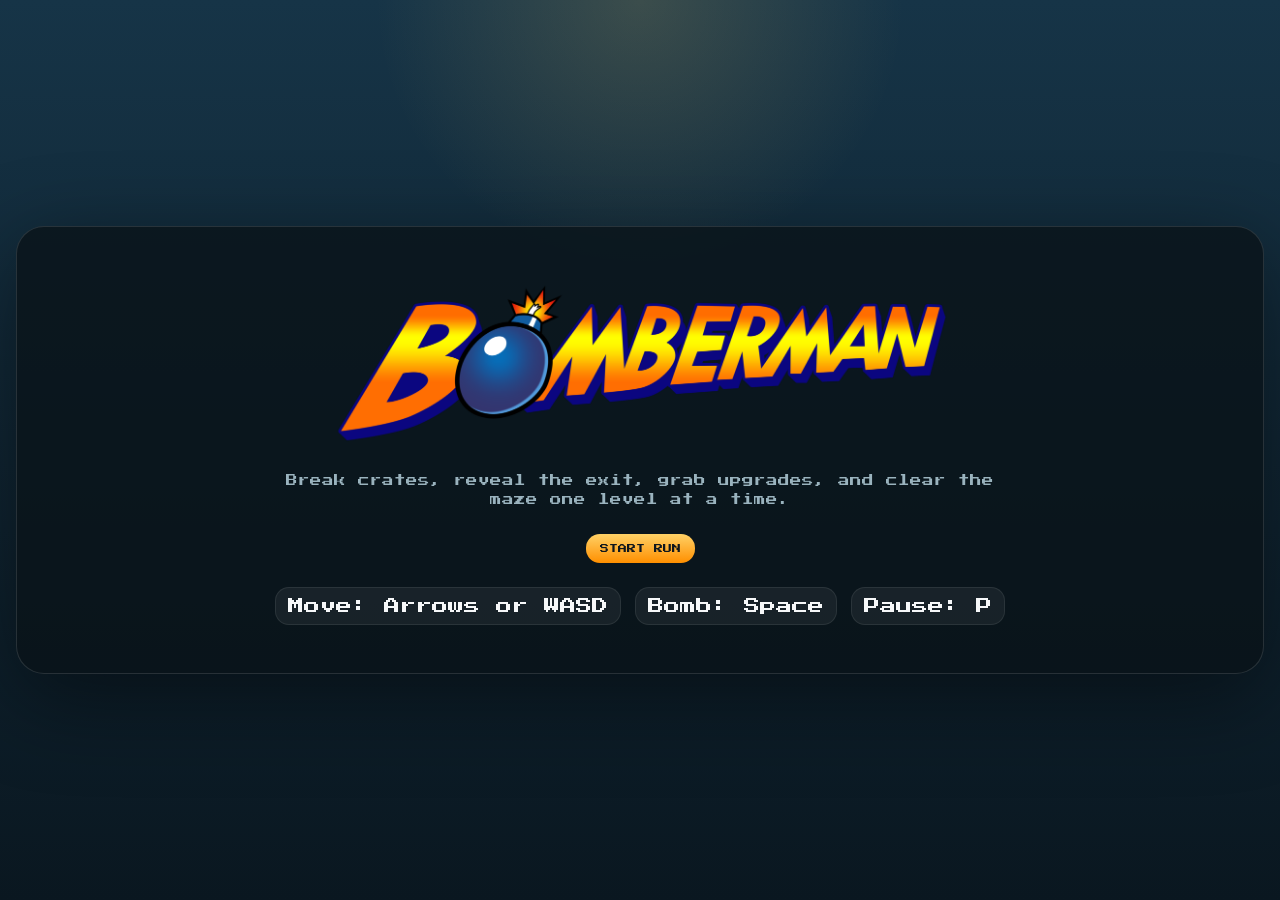
<file: index.html>
<!DOCTYPE html>
<html lang="en">
  <head>
    <meta charset="UTF-8" />
    <meta name="viewport" content="width=device-width, initial-scale=1.0" />
    <meta http-equiv="X-UA-Compatible" content="ie=edge" />
    <link rel="stylesheet" href="styles/styles.css" />
    <style>
      @import url('https://fonts.googleapis.com/css?family=Press+Start+2P');
    </style>
    <title>Bomberman - by Oriol Carbó</title>
  </head>
  <body class="app-shell">
    <main class="layout">
      <section class="hero-screen" id="startScreen">
        <img
          class="hero-screen__logo"
          src="images/bombermanTitle.png"
          alt="Bomberman title"
        />
        <p class="hero-screen__copy">
          Break crates, reveal the exit, grab upgrades, and clear the maze one
          level at a time.
        </p>
        <button class="button button--primary" id="startButton">Start run</button>
        <div class="hero-screen__tips">
          <span>Move: Arrows or WASD</span>
          <span>Bomb: Space</span>
          <span>Pause: P</span>
        </div>
      </section>

      <section class="game-screen" id="gameScreen" hidden>
        <header class="hud">
          <div class="hud__cluster">
            <article class="hud-chip">
              <span class="hud-chip__label">Score</span>
              <strong id="hudScore">0</strong>
            </article>
            <article class="hud-chip">
              <span class="hud-chip__label">Level</span>
              <strong id="hudLevel">1</strong>
            </article>
            <article class="hud-chip">
              <span class="hud-chip__label">Continues</span>
              <strong id="hudContinues">3</strong>
            </article>
            <article class="hud-chip">
              <span class="hud-chip__label">Bombs</span>
              <strong id="hudBombs">0/1</strong>
            </article>
            <article class="hud-chip">
              <span class="hud-chip__label">Fire</span>
              <strong id="hudRange">1</strong>
            </article>
            <article class="hud-chip">
              <span class="hud-chip__label">Enemies</span>
              <strong id="hudEnemies">0</strong>
            </article>
          </div>
          <div class="hud__actions">
            <span class="hud-status" id="hudStatus">Ready</span>
            <button class="button button--secondary" id="soundButton" aria-pressed="true">Sound: on</button>
            <button class="button button--secondary" id="pauseButton">Pause</button>
          </div>
        </header>

        <section class="board-wrap">
          <p class="board-caption">
            Clear enemies, break crates, reveal the exit.
          </p>
          <canvas id="bomberman" width="750" height="650"></canvas>
          <div class="overlay" id="overlay" hidden>
            <div class="overlay__panel">
              <h2 id="overlayTitle">Paused</h2>
              <p id="overlayMessage"></p>
              <div class="overlay__actions">
                <button class="button button--primary" id="overlayPrimary">
                  Continue
                </button>
                <button class="button button--secondary" id="overlaySecondary">
                  Restart
                </button>
              </div>
            </div>
          </div>
        </section>
      </section>
    </main>

    <script src="assets.js"></script>
    <script src="level-state.js"></script>
    <script src="player.js"></script>
    <script src="enemy.js"></script>
    <script src="bomb-system.js"></script>
    <script src="input-manager.js"></script>
    <script src="hud-controller.js"></script>
    <script src="board-textures.js"></script>
    <script src="renderer.js"></script>
    <script src="sound-system.js"></script>
    <script src="game.js"></script>
    <script src="main.js"></script>
  </body>
</html>
</file>
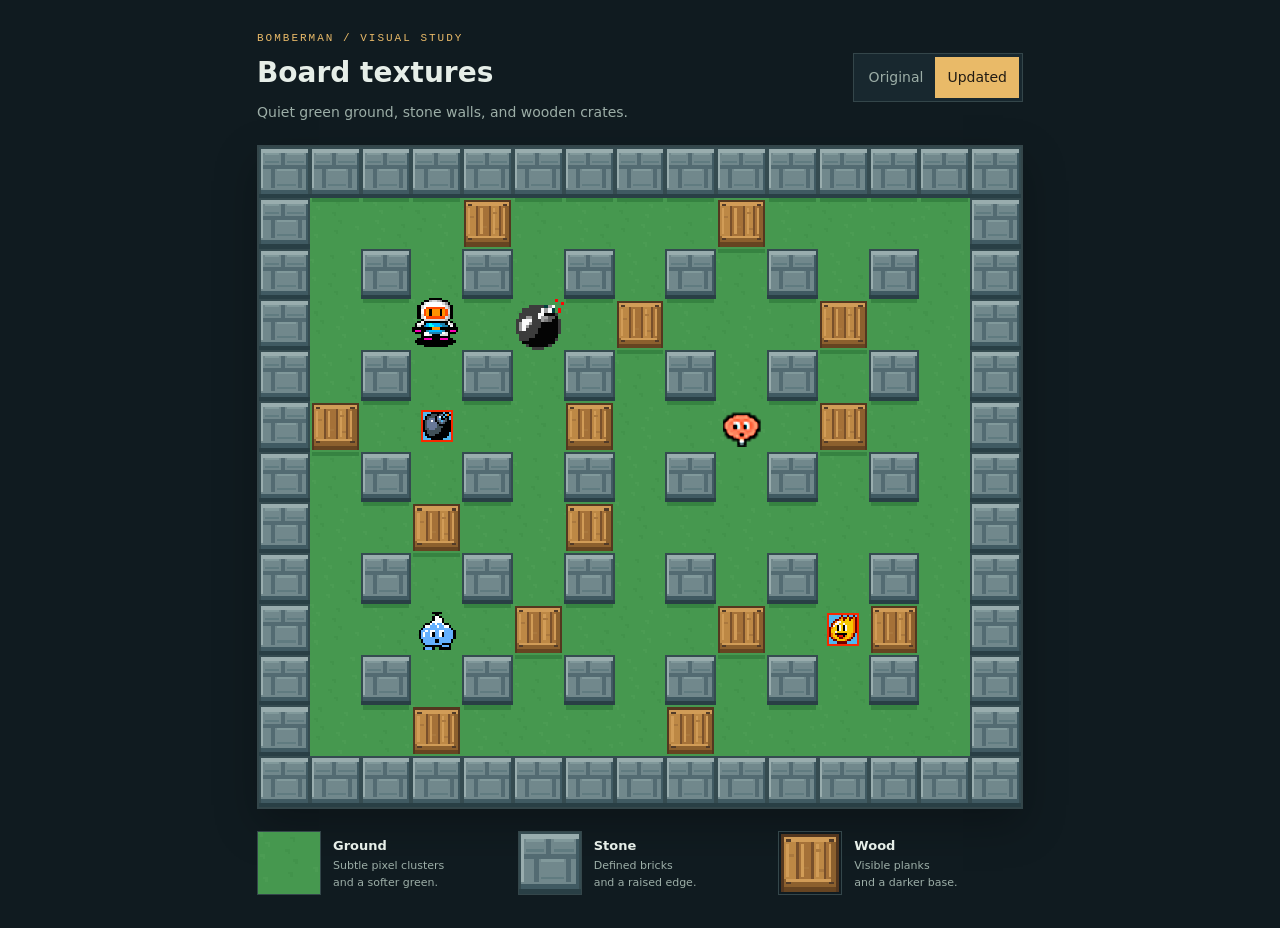
<file: visual-preview/index.html>
<!doctype html>
<html lang="en">
<head>
  <meta charset="utf-8" />
  <meta name="viewport" content="width=device-width, initial-scale=1" />
  <title>Bomberman · Board texture study</title>
  <link rel="stylesheet" href="preview.css" />
</head>
<body>
  <main>
    <header>
      <div>
        <p class="eyebrow">BOMBERMAN / VISUAL STUDY</p>
        <h1>Board textures</h1>
        <p class="intro">Quiet green ground, stone walls, and wooden crates.</p>
      </div>
      <div class="comparison" aria-label="Compare board textures">
        <button id="current" aria-pressed="false">Original</button>
        <button id="proposed" aria-pressed="true">Updated</button>
      </div>
    </header>
    <section class="board" aria-label="Board preview">
      <canvas id="board" width="750" height="650" aria-label="Bomberman board with player, balloons, bomb, and upgrades"></canvas>
    </section>
    <footer>
      <div class="material"><canvas id="ground" width="100" height="100" aria-label="Ground texture"></canvas><div><h2>Ground</h2><p>Subtle pixel clusters<br>and a softer green.</p></div></div>
      <div class="material"><canvas id="stone" width="100" height="100" aria-label="Stone wall texture"></canvas><div><h2>Stone</h2><p>Defined bricks<br>and a raised edge.</p></div></div>
      <div class="material"><canvas id="wood" width="100" height="100" aria-label="Wooden crate texture"></canvas><div><h2>Wood</h2><p>Visible planks<br>and a darker base.</p></div></div>
    </footer>
  </main>
  <script src="../assets.js"></script>
  <script src="../level-state.js"></script>
  <script src="../player.js"></script>
  <script src="../enemy.js"></script>
  <script src="../bomb-system.js"></script>
  <script src="../board-textures.js"></script>
    <script src="../renderer.js"></script>
  <script src="preview.js"></script>
</body>
</html>
</file>
<file: styles/styles.css>
:root {
  --bg-top: #163447;
  --bg-bottom: #0a1720;
  --panel: rgba(9, 18, 24, 0.78);
  --panel-strong: rgba(7, 12, 17, 0.92);
  --border: rgba(255, 255, 255, 0.12);
  --text-main: #f6f8f9;
  --text-muted: #9ab3be;
  --accent: #ffd166;
  --accent-strong: #ff8f00;
  --danger: #ff6b6b;
  --shadow: 0 24px 90px rgba(0, 0, 0, 0.45);
}

* {
  box-sizing: border-box;
}

[hidden] {
  display: none !important;
}

html,
body {
  margin: 0;
  min-height: 100%;
}

body {
  font-family: 'Press Start 2P', monospace;
  color: var(--text-main);
  background:
    radial-gradient(circle at top, rgba(255, 209, 102, 0.16), transparent 24%),
    linear-gradient(180deg, var(--bg-top) 0%, var(--bg-bottom) 100%);
}

button,
canvas {
  font: inherit;
}

.app-shell {
  min-height: 100vh;
  display: grid;
  place-items: center;
  padding: 16px;
}

.layout {
  width: min(1320px, 100%);
}

.hero-screen {
  display: grid;
  gap: 24px;
  justify-items: center;
  padding: 48px 32px;
  background: var(--panel);
  border: 1px solid var(--border);
  border-radius: 28px;
  box-shadow: var(--shadow);
}

.hero-screen__logo {
  width: min(620px, 100%);
  height: auto;
}

.hero-screen__copy {
  max-width: 720px;
  margin: 0;
  font-size: 0.72rem;
  line-height: 1.7;
  text-align: center;
  color: var(--text-muted);
}

.hero-screen__tips {
  display: flex;
  flex-wrap: wrap;
  gap: 14px;
  justify-content: center;
}

.hero-screen__tips span,
.hud-status,
.hud-chip {
  padding: 10px 12px;
  background: rgba(255, 255, 255, 0.06);
  border: 1px solid rgba(255, 255, 255, 0.08);
  border-radius: 14px;
}

.game-screen {
  display: grid;
  gap: 12px;
  justify-items: center;
}

.hud {
  display: flex;
  justify-content: space-between;
  align-items: center;
  gap: 14px;
  width: min(980px, 100%);
  padding: 10px 12px;
  background: var(--panel);
  border: 1px solid var(--border);
  border-radius: 18px;
  box-shadow: var(--shadow);
}

.hud__cluster,
.hud__actions {
  display: flex;
  flex-wrap: wrap;
  gap: 8px;
  align-items: center;
}

.hud-chip {
  min-width: 88px;
  display: grid;
  gap: 5px;
  padding: 8px 10px;
}

.hud-chip strong,
.hud-status {
  font-size: 0.56rem;
}

.hud-chip__label {
  font-size: 0.38rem;
  color: var(--text-muted);
}

.hud-status {
  padding: 8px 10px;
}

.board-wrap {
  position: relative;
  width: fit-content;
  margin: 0 auto;
  padding: 10px;
  background: var(--panel-strong);
  border: 1px solid var(--border);
  border-radius: 20px;
  box-shadow: var(--shadow);
}

.board-caption {
  margin: 2px 0 10px;
  font-size: 0.42rem;
  line-height: 1.5;
  text-align: center;
  color: var(--text-muted);
}

#bomberman {
  image-rendering: pixelated;
  display: block;
  width: min(92vw, 860px);
  max-width: 100%;
  height: auto;
  border-radius: 14px;
  background: #102027;
}

.overlay {
  position: absolute;
  inset: 10px;
  display: grid;
  place-items: center;
  background: rgba(4, 8, 11, 0.68);
  border-radius: 14px;
  backdrop-filter: blur(4px);
}

.overlay__panel {
  width: min(420px, calc(100% - 32px));
  display: grid;
  gap: 18px;
  padding: 28px;
  background: rgba(10, 18, 24, 0.94);
  border: 1px solid rgba(255, 255, 255, 0.1);
  border-radius: 22px;
  text-align: center;
}

.overlay__panel h2,
.overlay__panel p {
  margin: 0;
}

.overlay__panel h2 {
  font-size: 1rem;
  line-height: 1.4;
}

.overlay__panel p {
  font-size: 0.62rem;
  line-height: 1.8;
  color: var(--text-muted);
}

.overlay__actions {
  display: flex;
  gap: 12px;
  justify-content: center;
  flex-wrap: wrap;
}

.button {
  border: none;
  border-radius: 14px;
  padding: 10px 14px;
  cursor: pointer;
  transition:
    transform 120ms ease,
    filter 120ms ease,
    background 120ms ease;
  text-transform: uppercase;
  font-size: 0.56rem;
}

.button:hover {
  transform: translateY(-1px);
  filter: brightness(1.05);
}

.button--primary {
  color: #10171d;
  background: linear-gradient(180deg, var(--accent) 0%, var(--accent-strong) 100%);
}

.button--secondary {
  color: var(--text-main);
  background: rgba(255, 255, 255, 0.08);
  border: 1px solid rgba(255, 255, 255, 0.1);
}

@media (max-width: 900px) {
  .app-shell {
    padding: 16px;
  }

  .hero-screen,
  .hud,
  .board-wrap {
    border-radius: 20px;
  }

  .hero-screen {
    padding: 28px 18px;
  }

  .hud {
    align-items: stretch;
  }

  .hud,
  .hud__cluster,
  .hud__actions {
    flex-direction: column;
  }

  .hud__cluster,
  .hud__actions {
    width: 100%;
  }

  .hud-chip,
  .hud-status,
  .button {
    width: 100%;
  }

  .board-wrap {
    padding: 10px;
  }

  .overlay {
    inset: 10px;
  }
}
</file>
<file: visual-preview/preview.css>
:root {
  --background: #101b20;
  --panel: #18282f;
  --line: #34464a;
  --text: #e6eee8;
  --muted: #9caea7;
  --accent: #e9ba68;
}
* { box-sizing: border-box; }
body { margin: 0; background: var(--background); color: var(--text); font: 14px/1.5 system-ui, sans-serif; }
main { width: min(806px, 100%); margin: 32px auto; padding: 0 20px; }
header { display: flex; align-items: center; justify-content: space-between; gap: 20px; margin-bottom: 22px; }
.eyebrow { margin: 0 0 8px; color: var(--accent); font: 11px monospace; letter-spacing: 2px; }
h1 { margin: 0; font-size: 28px; font-weight: 650; }
.intro { margin: 8px 0 0; color: var(--muted); }
.comparison { display: flex; padding: 3px; border: 1px solid var(--line); background: var(--panel); }
button { border: 0; background: transparent; color: var(--muted); padding: 10px 12px; font: inherit; cursor: pointer; }
button[aria-pressed="true"] { background: var(--accent); color: #211b13; }
button:focus-visible { outline: 2px solid var(--text); outline-offset: 3px; }
.board { border: 2px solid var(--line); background: var(--panel); box-shadow: 0 16px 40px #0004; }
#board { display: block; width: 100%; height: auto; image-rendering: pixelated; }
footer { display: grid; grid-template-columns: repeat(3, 1fr); gap: 16px; margin-top: 22px; }
.material { display: flex; gap: 12px; align-items: center; }
.material canvas { width: 64px; height: 64px; border: 1px solid var(--line); image-rendering: pixelated; flex: none; }
h2 { margin: 0 0 3px; font-size: 13px; }
.material p { margin: 0; color: var(--muted); font-size: 11px; line-height: 1.5; }
@media (max-width: 600px) {
  main { margin: 20px auto; padding: 0 12px; }
  header { align-items: flex-start; flex-direction: column; gap: 16px; }
  h1 { font-size: 24px; }
  footer { gap: 12px; }
  .material { flex-direction: column; align-items: flex-start; gap: 8px; }
  .material p { font-size: 10px; }
}
</file>
